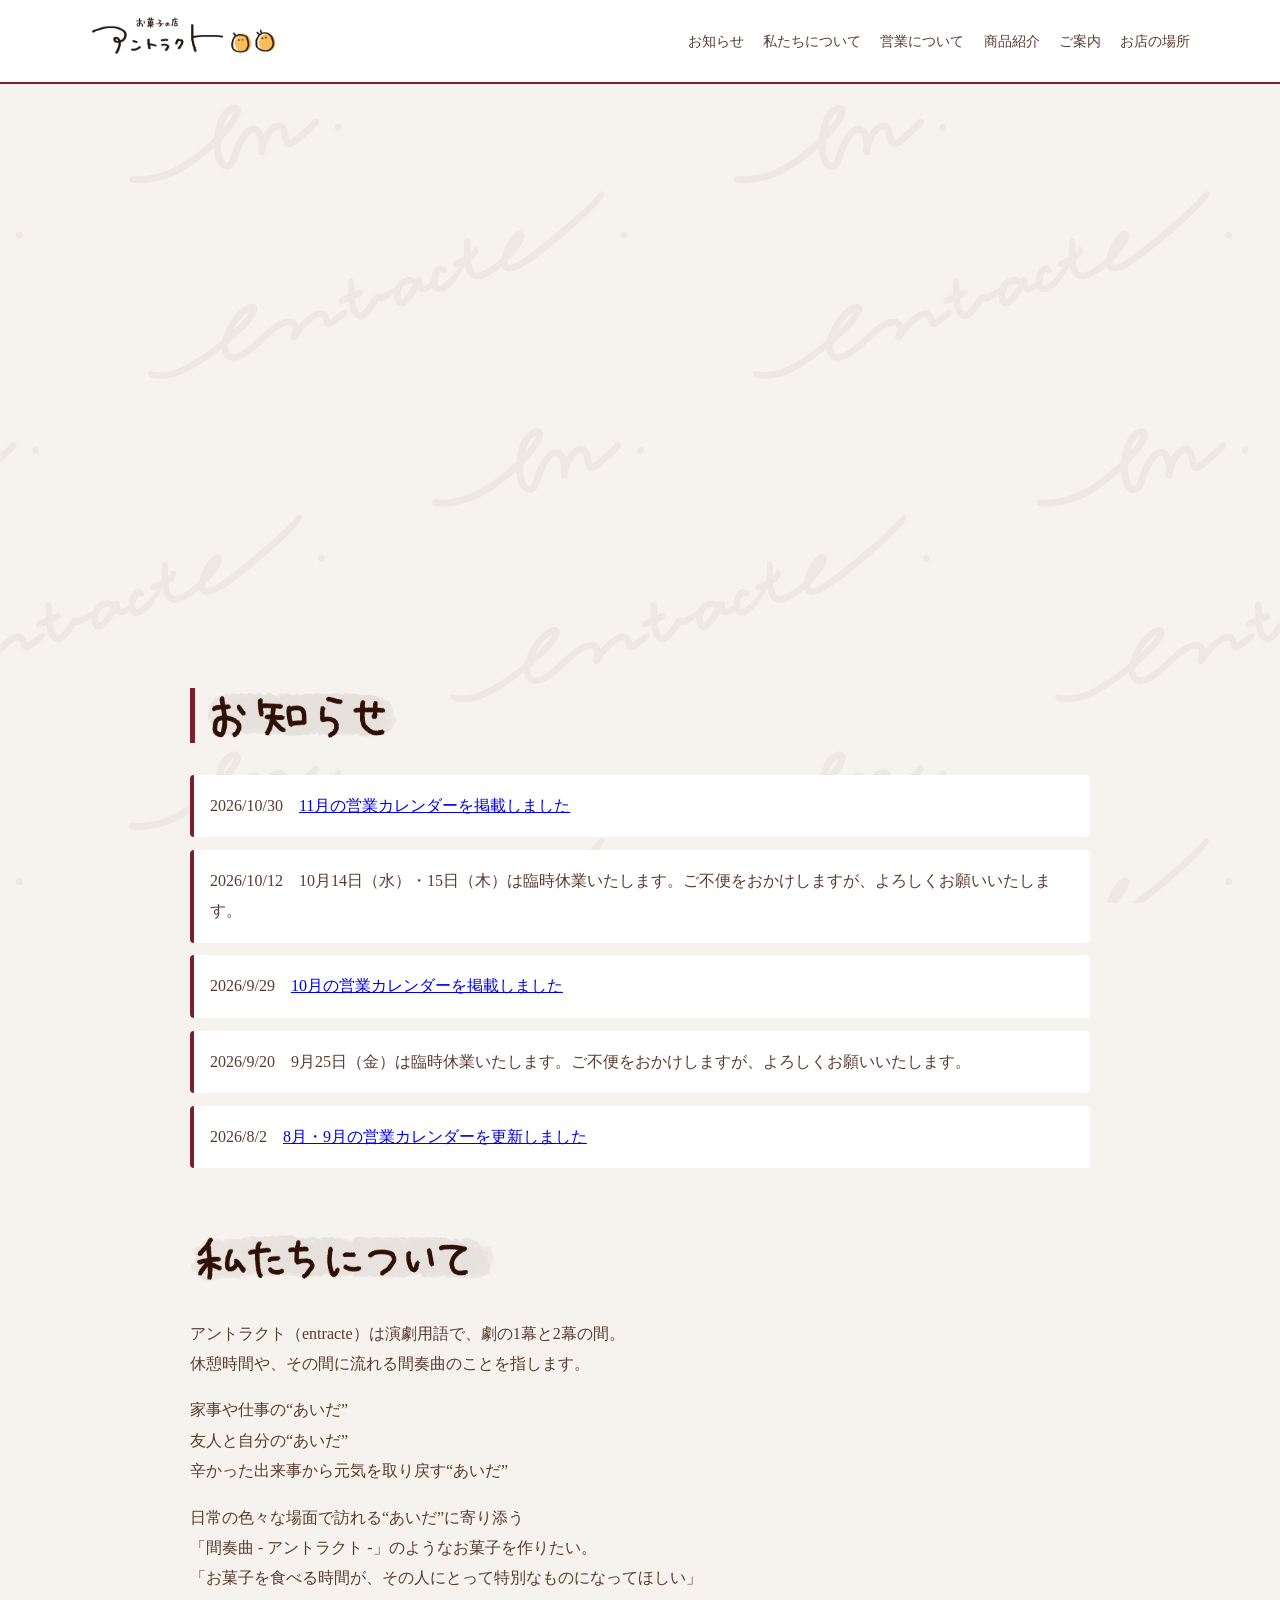
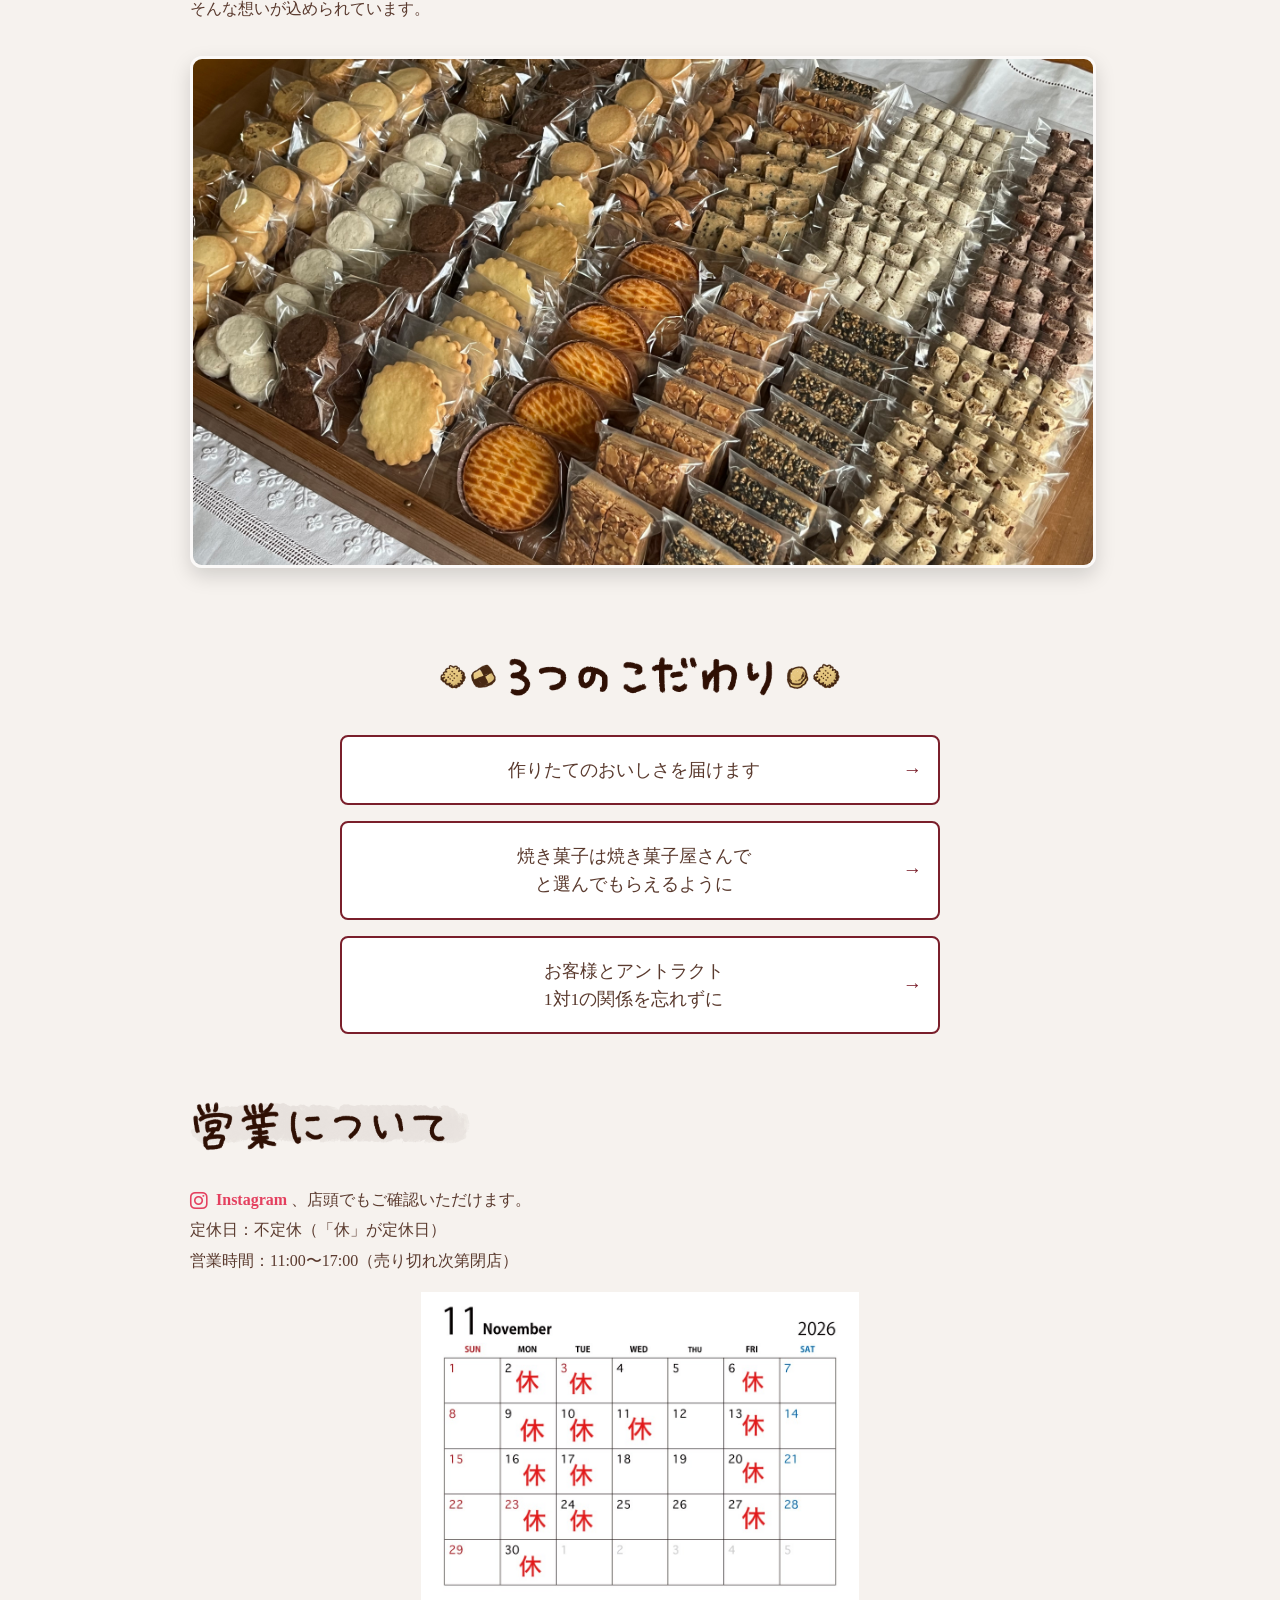
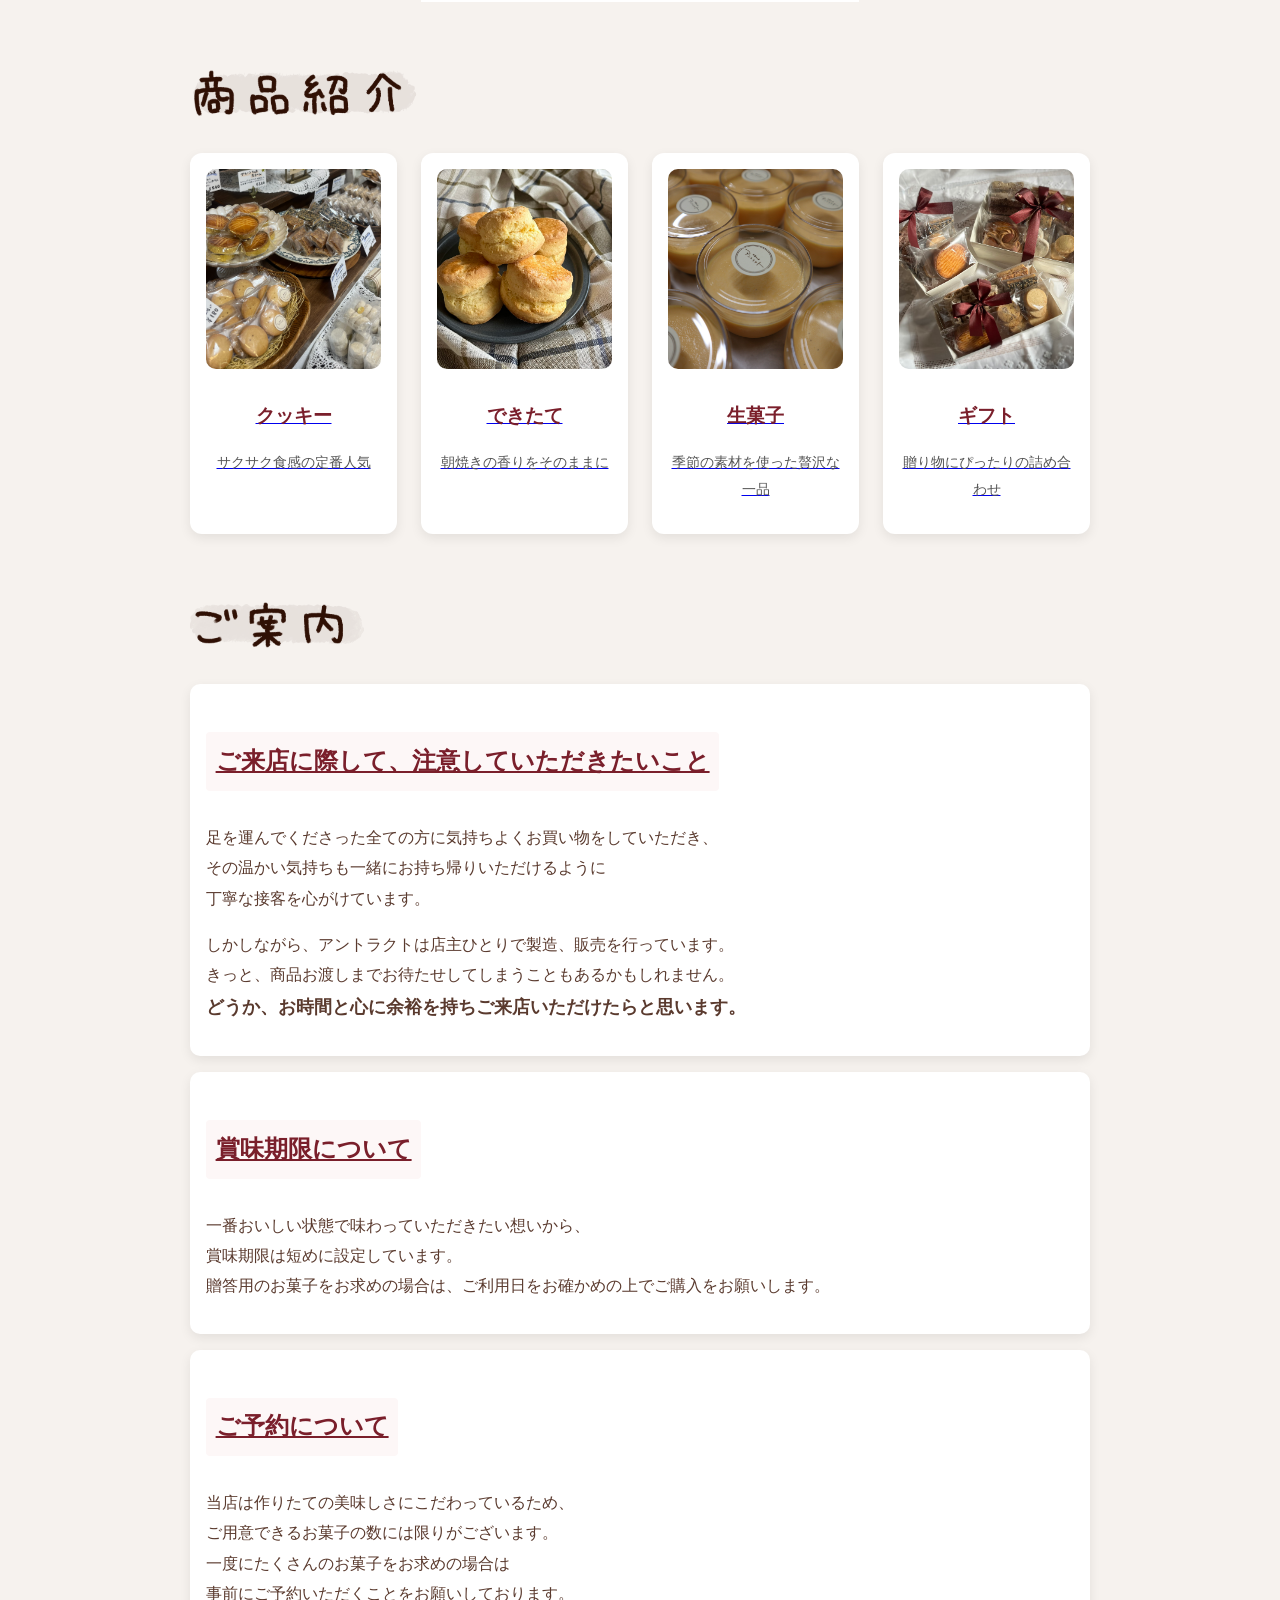
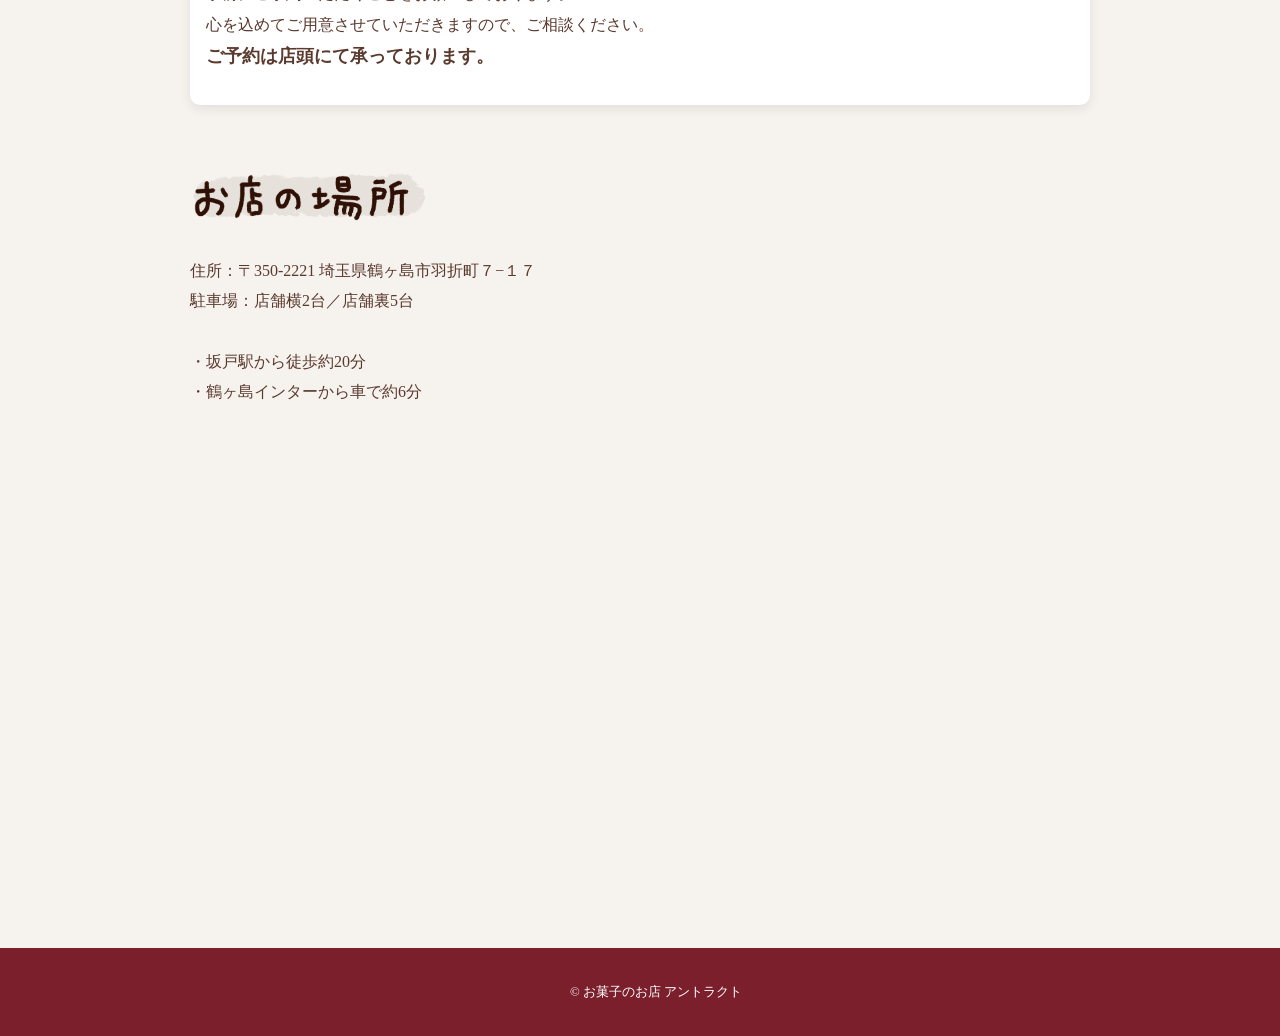
<file: index.html>
<!DOCTYPE html>
<html lang="ja">
  <head>
    <meta charset="UTF-8" />
    <meta name="viewport" content="width=device-width, initial-scale=1.0" />
    <title>アントラクト｜焼き菓子のお店</title>

    <!-- Google tag (gtag.js) -->
    <script
      async
      src="https://www.googletagmanager.com/gtag/js?id=G-DJJLXRQP87"
    ></script>
    <script>
      window.dataLayer = window.dataLayer || [];
      function gtag() {
        dataLayer.push(arguments);
      }
      gtag("js", new Date());
      gtag("config", "G-DJJLXRQP87");
    </script>

    <link rel="stylesheet" href="style.css" />
    <link
      rel="stylesheet"
      href="https://cdnjs.cloudflare.com/ajax/libs/font-awesome/6.5.0/css/all.min.css"
    />
  </head>
  <body>
    <header>
      <nav>
        <a href="index.html" class="logo">
          <img src="images/logo.png" alt="アントラクト ロゴ" />
        </a>

        <input type="checkbox" id="menu-toggle" class="menu-toggle" />
        <label for="menu-toggle" class="menu-icon">☰</label>

        <ul class="nav-menu">
          <li><a href="index.html#information">お知らせ</a></li>
          <li class="has-sub">
            <a href="index.html#about">私たちについて</a>
            <ul class="sub-menu">
              <li><a href="index.html#origin">店名の由来</a></li>
              <li><a href="details.html#details">3つのこだわり</a></li>
            </ul>
          </li>
          <li><a href="index.html#calendar">営業について</a></li>
          <li class="has-sub">
            <a href="index.html#products">商品紹介</a>
            <ul class="sub-menu">
              <li><a href="product-cookie.html">クッキー</a></li>
              <li><a href="product-yakitate.html">できたて</a></li>
              <li><a href="product-nama.html">生菓子</a></li>
              <li><a href="product-gift.html">ギフト</a></li>
            </ul>
          </li>
          <li class="has-sub">
            <a href="index.html#notes">ご案内</a>
            <ul class="sub-menu">
              <li><a href="index.html#attention">注意してほしいこと</a></li>
              <li><a href="index.html#kigen">期限について</a></li>
              <li><a href="index.html#reserve">予約について</a></li>
            </ul>
          </li>
          <li><a href="index.html#access">お店の場所</a></li>
        </ul>
      </nav>
    </header>

    <div class="slideshow">
      <div
        class="slide"
        style="background-image: url('images/sllideshow/slide1.JPG')"
      ></div>
      <div
        class="slide"
        style="background-image: url('images/sllideshow/slide2.JPG')"
      ></div>
      <div
        class="slide"
        style="background-image: url('images/sllideshow/slide3.JPG')"
      ></div>
    </div>

    <section id="information">
      <h2 class="heading-img">
        <img src="images/heading/information.png" alt="お知らせ" />
      </h2>

      <ul class="info-list">
        <li>
          <span class="post-date">2026/10/30</span>
          <a href="index.html#calendar">11月の営業カレンダーを掲載しました</a>
        </li>
        <li>
          <span class="post-date">2026/10/12</span>
          <span>10月14日（水）・15日（木）は臨時休業いたします。ご不便をおかけしますが、よろしくお願いいたします。</span>
        </li>
        <li>
          <span class="post-date">2026/9/29</span>
          <a href="index.html#calendar">10月の営業カレンダーを掲載しました</a>
        </li>
        <li>
          <span class="post-date">2026/9/20</span>
          <span>9月25日（金）は臨時休業いたします。ご不便をおかけしますが、よろしくお願いいたします。</span>
        </li>
        <li>
          <span class="post-date">2026/8/2</span>
          <a href="index.html#calendar">8月・9月の営業カレンダーを更新しました</a>
        </li>
      </ul>
    </section>

    <section id="about">
      <h2 id="origin" class="heading-img">
        <img src="images/heading/about-title.png" alt="about us｜私たちについて" />
      </h2>

      <p>
        アントラクト（entracte）は演劇用語で、劇の1幕と2幕の間。<br />
        休憩時間や、その間に流れる間奏曲のことを指します。
      </p>

      <p>
        家事や仕事の“あいだ”<br />
        友人と自分の“あいだ”<br />
        辛かった出来事から元気を取り戻す“あいだ”
      </p>

      <p>
        日常の色々な場面で訪れる“あいだ”に寄り添う<br />
        「間奏曲 - アントラクト -」のようなお菓子を作りたい。<br />
        「お菓子を食べる時間が、その人にとって特別なものになってほしい」<br />
        そんな想いが込められています。
      </p>

      <div class="photo">
        <img src="images/yakigashi.jpg" alt="焼き菓子の写真" />
      </div>
    </section>

    <section id="concept-buttons">
      <h2 class="heading-img2">
        <img src="images/heading/kodawari.png" alt="3つのこだわり" />
      </h2>

      <div class="concept-list">
        <a href="details.html#has-sub" class="concept-btn">
          作りたてのおいしさを届けます
        </a>

        <a href="details.html#select" class="concept-btn">
          焼き菓子は焼き菓子屋さんで<br />
          と選んでもらえるように
        </a>

        <a href="details.html#relation" class="concept-btn">
          お客様とアントラクト<br />
          1対1の関係を忘れずに
        </a>
      </div>
    </section>

    <section id="calendar">
      <h2 class="heading-img">
        <img src="images/heading/shop.png" alt="about us｜営業について" />
      </h2>

      <p class="calendar-info">
        <a
          href="https://www.instagram.com/entracte_okashiya/"
          target="_blank"
          rel="noopener noreferrer"
          class="insta-link"
        >
          <i class="fa-brands fa-instagram"></i> Instagram
        </a>
        、店頭でもご確認いただけます。<br />
        定休日：不定休（「休」が定休日）<br />
        営業時間：11:00〜17:00（売り切れ次第閉店）
      </p>

      <div class="calender">
        <div class="calendar-frame">
          <img
            src="images/calender/calender_November_2026.jpg"
            alt="2026年11月の営業カレンダー"
          />
        </div>
      </div>
    </section>

    <section id="products">
      <h2 class="heading-img">
        <img src="images/heading/products.png" alt="商品一覧" />
      </h2>

      <div class="product-grid">
        <a href="product-cookie.html" class="product-card">
          <img src="images/products/cookie.png" alt="クッキー" />
          <h3>クッキー</h3>
          <p class="desc">サクサク食感の定番人気</p>
        </a>

        <a href="product-yakitate.html" class="product-card">
          <img src="images/products/tsukuritate.jpg" alt="できたて" />
          <h3>できたて</h3>
          <p class="desc">朝焼きの香りをそのままに</p>
        </a>

        <a href="product-nama.html" class="product-card">
          <img src="images/products/purin.JPG" alt="生菓子" />
          <h3>生菓子</h3>
          <p class="desc">季節の素材を使った贅沢な一品</p>
        </a>

        <a href="product-gift.html" class="product-card">
          <img src="images/products/gift.jpg" alt="ギフト" />
          <h3>ギフト</h3>
          <p class="desc">贈り物にぴったりの詰め合わせ</p>
        </a>
      </div>
    </section>

    <section id="notes">
      <h2 class="heading-img">
        <img src="images/heading/attention.png" alt="来店に際しての注意" />
      </h2>

      <div class="note-card" id="attention">
        <p class="emphasis3">ご来店に際して、注意していただきたいこと</p>
        <p>
          足を運んでくださった全ての方に気持ちよくお買い物をしていただき、<br />
          その温かい気持ちも一緒にお持ち帰りいただけるように<br />
          丁寧な接客を心がけています。
        </p>
        <p>
          しかしながら、アントラクトは店主ひとりで製造、販売を行っています。<br />
          きっと、商品お渡しまでお待たせしてしまうこともあるかもしれません。<br />
          <span class="emphasis2">
            どうか、お時間と心に余裕を持ちご来店いただけたらと思います。
          </span>
        </p>
      </div>

      <div class="note-card" id="kigen">
        <p class="emphasis3">賞味期限について</p>
        <p>
          一番おいしい状態で味わっていただきたい想いから、<br />
          賞味期限は短めに設定しています。<br />
          贈答用のお菓子をお求めの場合は、ご利用日をお確かめの上でご購入をお願いします。
        </p>
      </div>

      <div class="note-card" id="reserve">
        <p class="emphasis3">ご予約について</p>
        <p>
          当店は作りたての美味しさにこだわっているため、<br />
          ご用意できるお菓子の数には限りがございます。<br />
          一度にたくさんのお菓子をお求めの場合は<br />
          事前にご予約いただくことをお願いしております。<br />
          心を込めてご用意させていただきますので、ご相談ください。<br />
          <span class="emphasis2">ご予約は店頭にて承っております。</span>
        </p>
      </div>
    </section>

    <section id="access">
      <h2 class="heading-img">
        <img src="images/heading/access.png" alt="アクセス" />
      </h2>

      <p>
        住所：〒350-2221 埼玉県鶴ヶ島市羽折町７−１７<br />
        駐車場：店舗横2台／店舗裏5台<br />
        <br />
        ・坂戸駅から徒歩約20分<br />
        ・鶴ヶ島インターから車で約6分
      </p>

      <iframe
        src="https://www.google.com/maps/embed?pb=!1m18!1m12!1m3!1d3229.806399385567!2d139.3796584760019!3d35.951705672501156!2m3!1f0!2f0!3f0!3m2!1i1024!2i768!4f13.1!3m3!1m2!1s0x6018d63e2713b0e7%3A0x305fe29ecea7f3c3!2z44CSMzUwLTIyMjEg5Z-8546J55yM6ba044O25bO25biC57695oqY55S677yX4oiS77yR77yX!5e0!3m2!1sja!2sjp!4v1769702285816!5m2!1sja!2sjp"
        width="600"
        height="450"
        style="border: 0"
        allowfullscreen
        loading="lazy"
        referrerpolicy="no-referrer-when-downgrade"
      ></iframe>
    </section>

    <footer>© お菓子のお店 アントラクト</footer>

    <script>
      document.querySelectorAll(".nav-menu a").forEach((link) => {
        link.addEventListener("click", () => {
          document.getElementById("menu-toggle").checked = false;
        });
      });
    </script>
  </body>
</html>
</file>
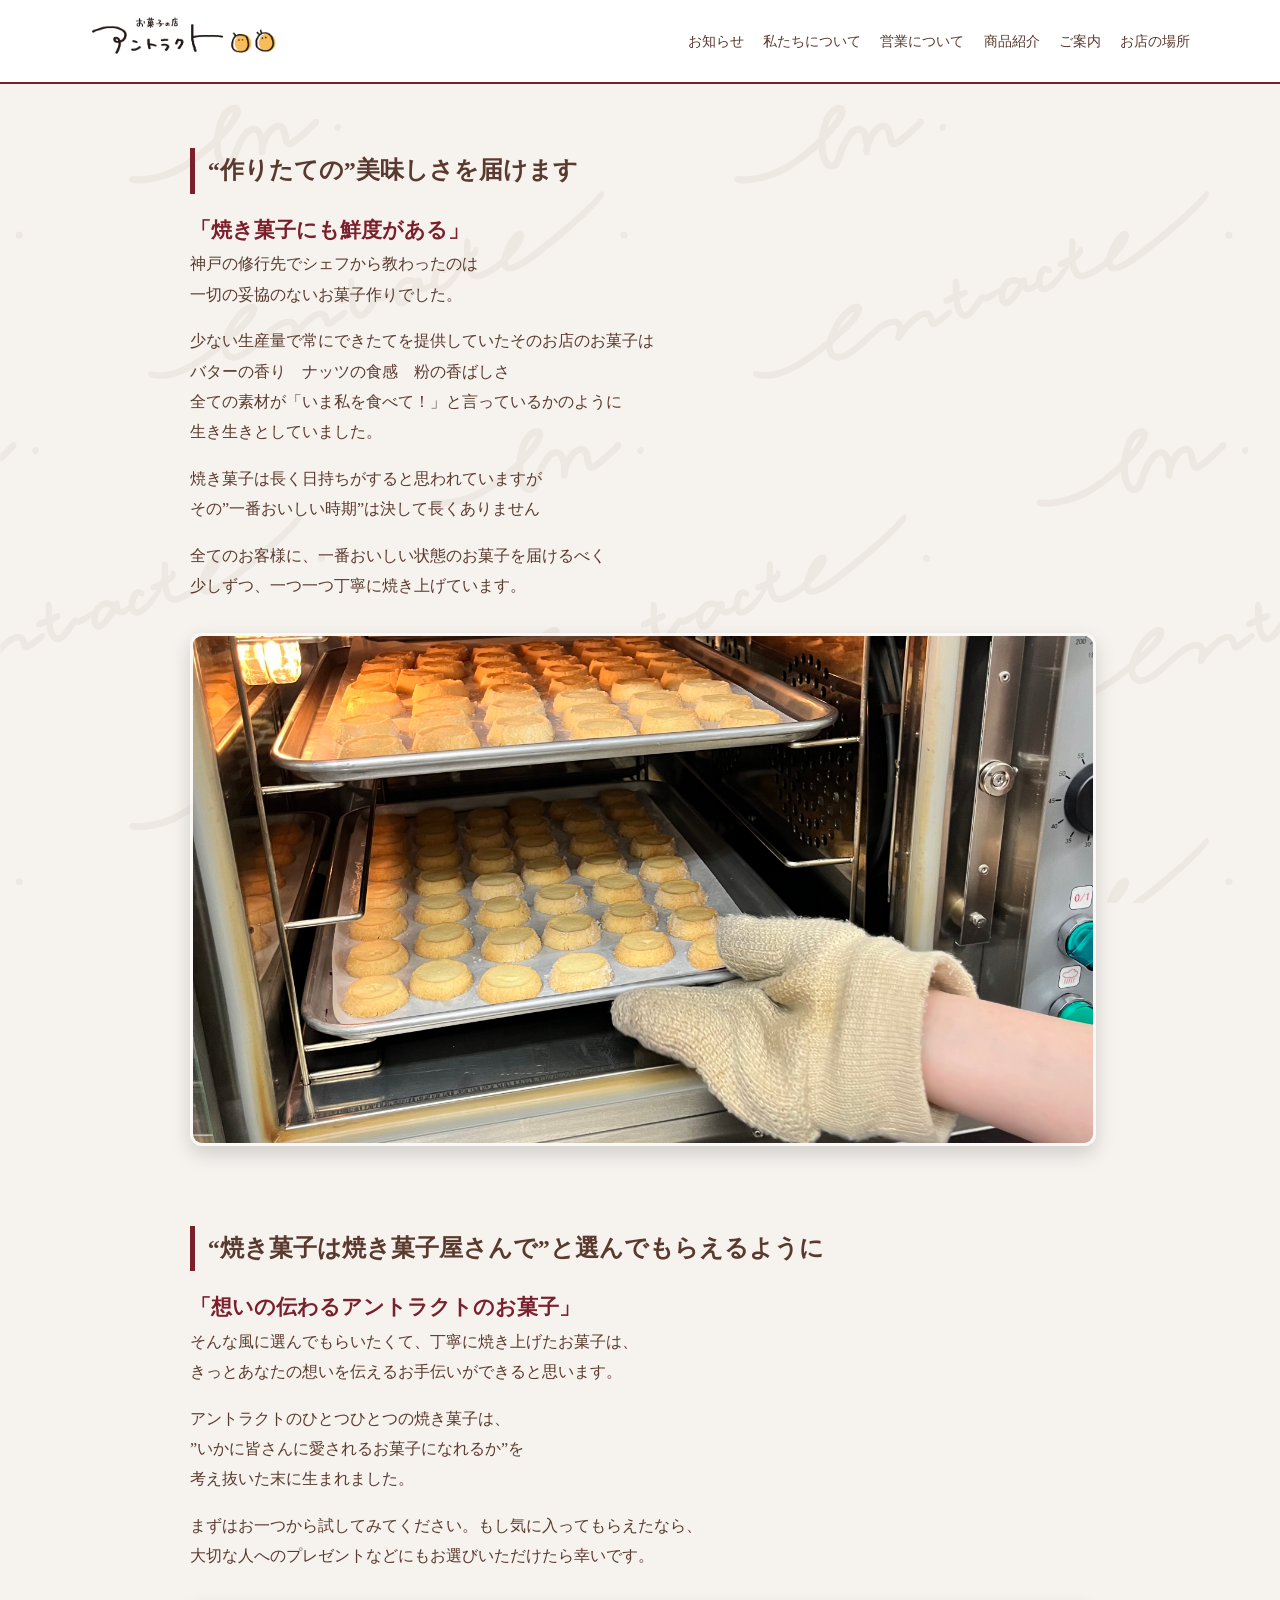
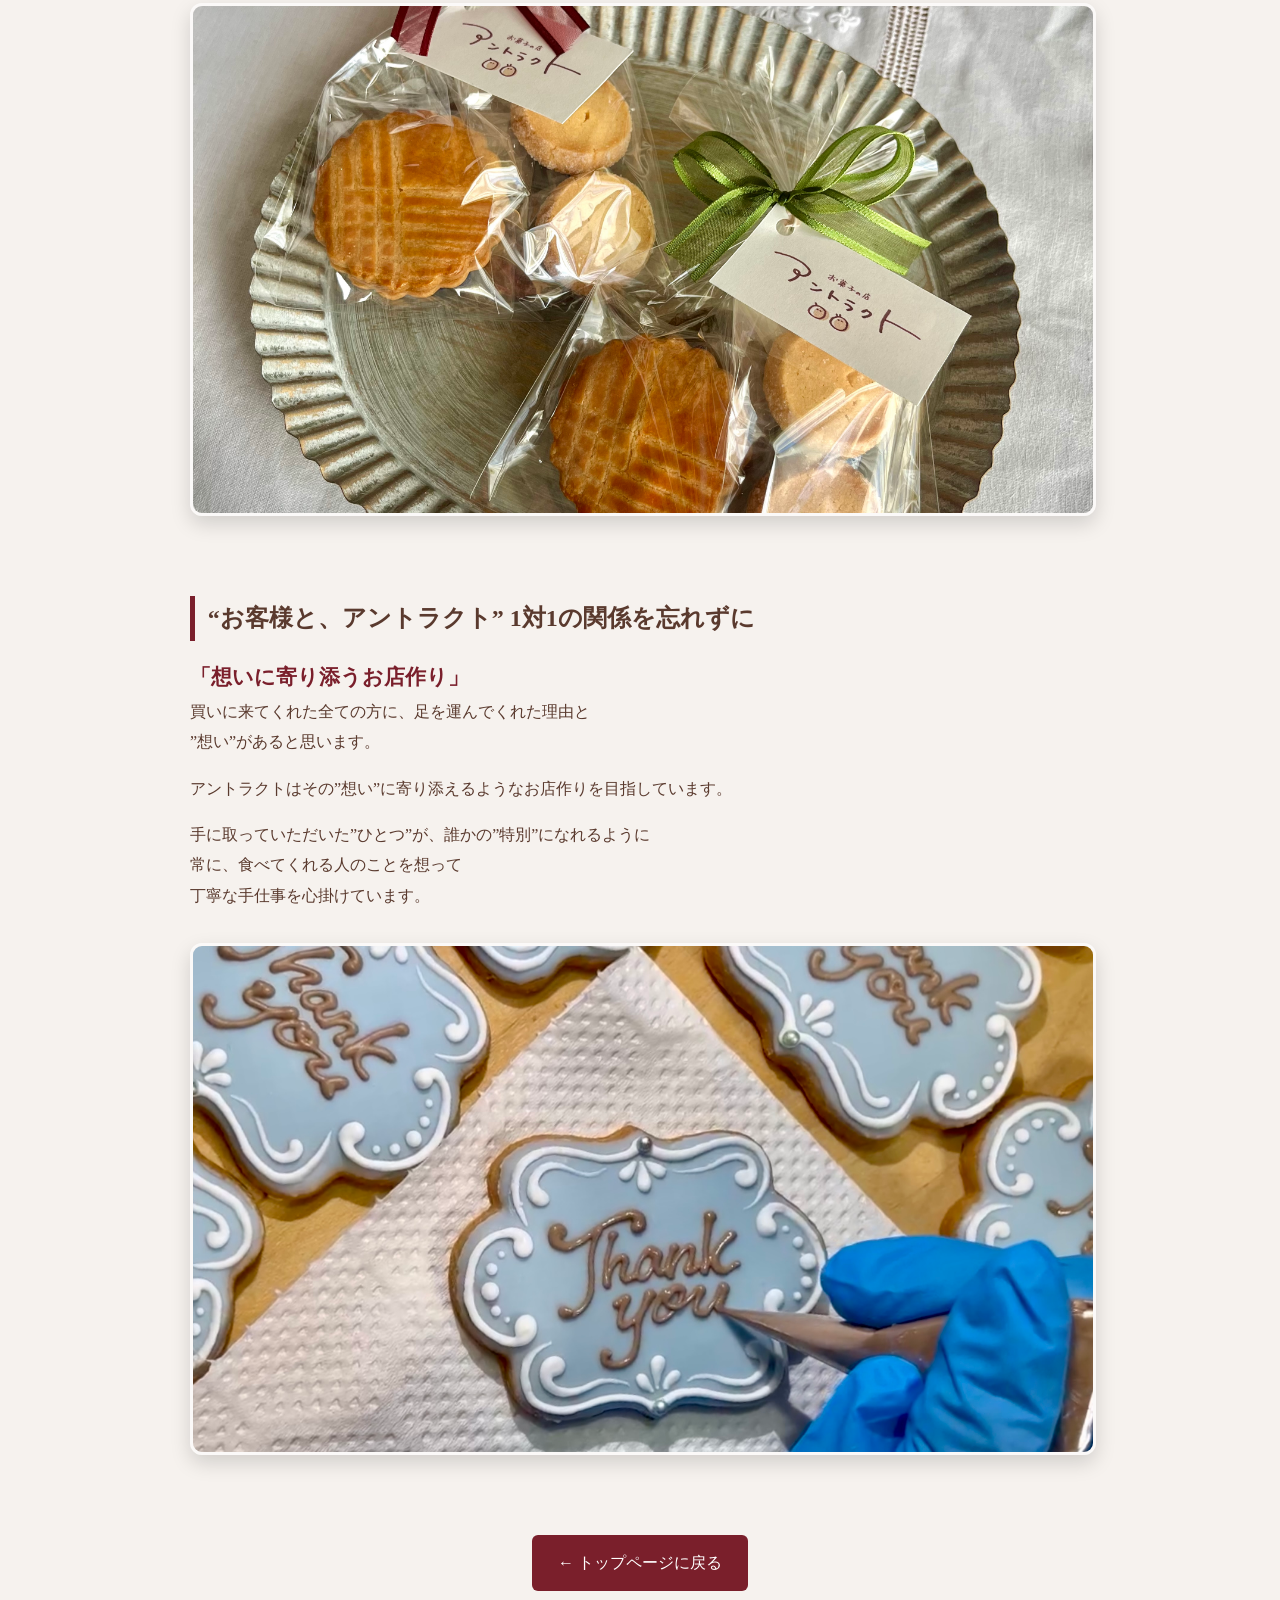
<file: details.html>
<!DOCTYPE html>
<html lang="ja">
<head>
  <!-- Google tag (gtag.js) -->
  <script async src="https://www.googletagmanager.com/gtag/js?id=G-DJJLXRQP87"></script>
  <script>
  window.dataLayer = window.dataLayer || [];
  function gtag(){dataLayer.push(arguments);}
  gtag('js', new Date());

  gtag('config', 'G-DJJLXRQP87');
  </script>
  <meta charset="UTF-8">
  <meta name="viewport" content="width=device-width, initial-scale=1.0">
  </script>
  <title>アントラクトのこだわり</title>
  <link rel="stylesheet" href="style.css">
</head>
<body>
<header>
  <nav>
    <a href="index.html" class="logo"> <img src="images/logo.png" alt="アントラクト ロゴ"> </a>

    <!-- ロゴのすぐ右に置く -->
    <input type="checkbox" id="menu-toggle" class="menu-toggle">
    <label for="menu-toggle" class="menu-icon">☰</label>

    <ul class="nav-menu">
      <li><a href="index.html#information">お知らせ</a></li>
    
      <li class="has-sub">
        <a href="index.html#information">私たちについて</a>
        <ul class="sub-menu">
          <li><a href="index.html#information">店名の由来</a></li>
          <li><a href="details.html#details">3つのこだわり</a></li>
        </ul>
      </li>
    
      <li><a href="index.html#calendar">営業について</a></li>
    
      <li class="has-sub">
        <a href="products.html">商品紹介</a>
        <ul class="sub-menu">
          <li><a href="products.html#cookie">クッキー</a></li>
          <li><a href="products.html#fresh">作りたて</a></li>
          <li><a href="products.html#nama">生菓子</a></li>
          <li><a href="products.html#gift">ギフト</a></li>
        </ul>
      </li>
    
      <li class="has-sub">
        <a href="index.html#notes">ご案内</a>
        <ul class="sub-menu">
          <li><a href="index.html#attention">注意してほしいこと</a></li>
          <li><a href="index.html#kigen">期限について</a></li>
          <li><a href="index.html#reserve">予約について</a></li>
        </ul>
      </li>
    
      <li class="has-sub">
        <a href="index.html#access">お店の場所</a>
      </li>
    </ul>    
  </nav>
</header>

<section class="details">
  <!-- ① できたてのおいしさ -->
  <div id="fresh">
    <h2>“作りたての”美味しさを届けます</h2>
    <p>
      <span class="emphasis1">「焼き菓子にも鮮度がある」</span>
      <br />
      神戸の修行先でシェフから教わったのは
      <br />
      一切の妥協のないお菓子作りでした。
    </p>

    <p>
      少ない生産量で常にできたてを提供していたそのお店のお菓子は
      <br />
      バターの香り　ナッツの食感　粉の香ばしさ
      <br />
      全ての素材が「いま私を食べて！」と言っているかのように　
      <br />
      生き生きとしていました。
    </p>

    <p>
      焼き菓子は長く日持ちがすると思われていますが
      <br />
      その”一番おいしい時期”は決して長くありません
    </p>

    <p>
      全てのお客様に、一番おいしい状態のお菓子を届けるべく
      <br />
      少しずつ、一つ一つ丁寧に焼き上げています。
    </p>

    <div class="photo">
      <img src="images/dekitate.jpg" alt="できたての写真">
    </div>
  </div>


  <!-- ② 焼き菓子屋さんで選んでもらえるように -->
  <div id="select">
    <h2>“焼き菓子は焼き菓子屋さんで”と選んでもらえるように</h2>
    <p>
      <span class="emphasis1">「想いの伝わるアントラクトのお菓子」</span>
      <br />
      そんな風に選んでもらいたくて、丁寧に焼き上げたお菓子は、
      <br />
      きっとあなたの想いを伝えるお手伝いができると思います。
    </p>

    <p>
      アントラクトのひとつひとつの焼き菓子は、
      <br />
      ”いかに皆さんに愛されるお菓子になれるか”を
      <br />
      考え抜いた末に生まれました。
    </p>

    <p>
      まずはお一つから試してみてください。もし気に入ってもらえたなら、
      <br />
      大切な人へのプレゼントなどにもお選びいただけたら幸いです。
    </p>

    <div class="photo">
      <img src="images/gift.jpg" alt="ギフトの写真">
    </div>
  </div>


  <!-- ③ 1対1の関係を忘れずに -->
  <div id="relation">
    <h2>“お客様と、アントラクト” 1対1の関係を忘れずに</h2>
    <p>
      <span class="emphasis1">「想いに寄り添うお店作り」</span>
      <br />
      買いに来てくれた全ての方に、足を運んでくれた理由と
      <br />
      ”想い”があると思います。
    </p>

    <p>
      アントラクトはその”想い”に寄り添えるようなお店作りを目指しています。
    </p>

    <p>
      手に取っていただいた”ひとつ”が、誰かの”特別”になれるように
      <br />
      常に、食べてくれる人のことを想って
      <br />
    丁寧な手仕事を心掛けています。
    </p>

    <div class="photo">
      <img src="images/Thankyou.jpeg" alt="想いの写真">
    </div>
  </div>
</section>

<div class="back-btn-wrap">
    <a href="index.html" class="back-btn">← トップページに戻る</a>
</div>
  

</body>
</html>
</file>
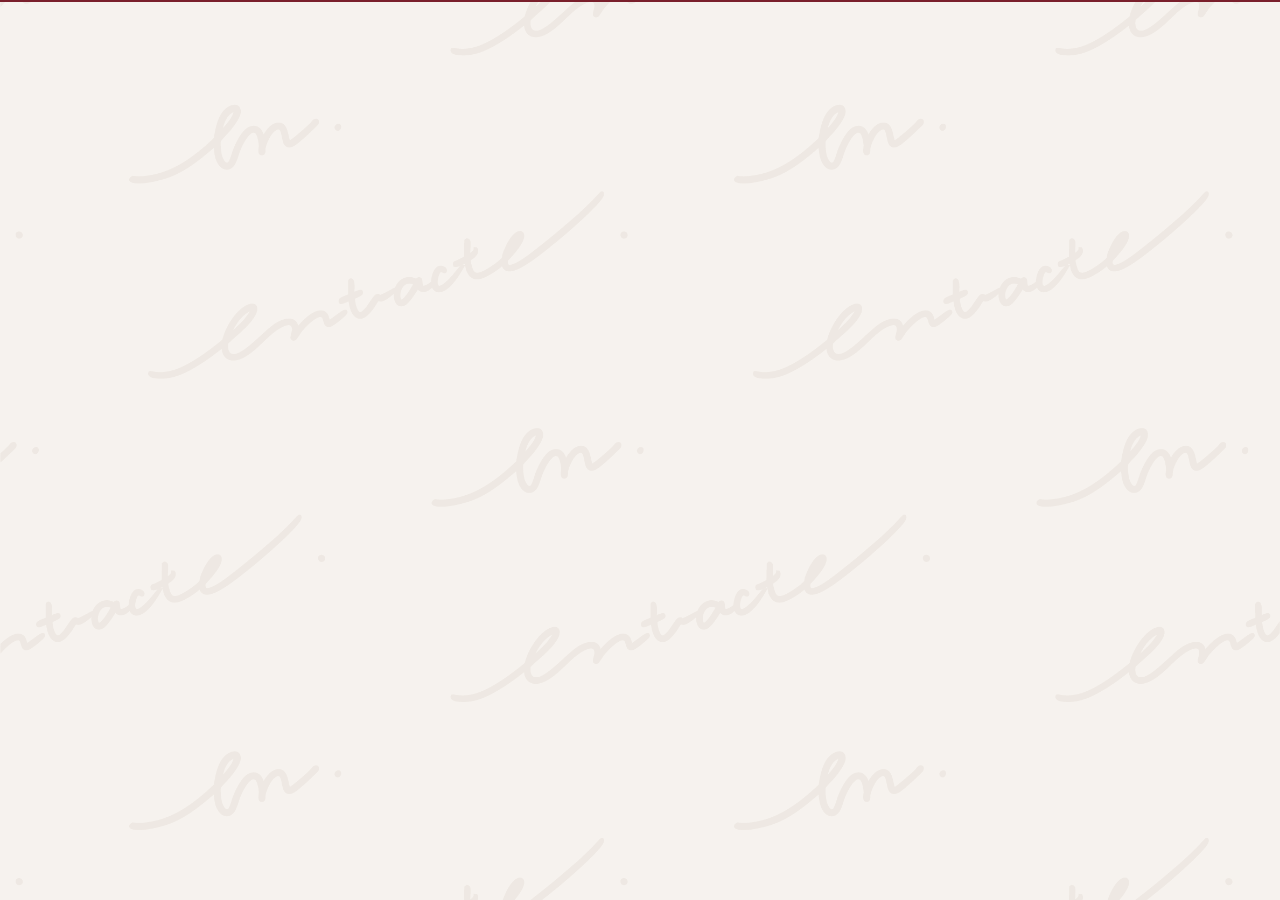
<file: news.html>
<!DOCTYPE html>
<html lang="ja">
<head>
  <!-- Google tag (gtag.js) -->
  <script async src="https://www.googletagmanager.com/gtag/js?id=G-DJJLXRQP87"></script>
  <script>
  window.dataLayer = window.dataLayer || [];
  function gtag(){dataLayer.push(arguments);}
  gtag('js', new Date());

  gtag('config', 'G-DJJLXRQP87');
  </script>
  <meta charset="UTF-8">
  <meta name="viewport" content="width=device-width, initial-scale=1.0">
  <title>お知らせ｜アントラクト</title>
  <link rel="stylesheet" href="style.css">
</head>
<body>

<header>
  <!-- あなたのナビをそのままコピー -->
</header>

<section class="news-detail">
</section>

</body>
</html>
</file>
<file: style.css>
:root {
  --white: #ffffff;
  --wine: #7a1f2b;
  --wine-dark: #6a2a2a;
  --brown: #5a3a2e;
  --beige: #f6f2ee;
  --border-light: #dddddd;
  --accent-soft: #f3e9e9;
  --accent-soft-alt: #f7f0f0;
  --card-soft: #fdf7f7;
  --text-muted: #555555;
  --shadow-sm: 0 4px 12px rgba(0, 0, 0, 0.08);
  --shadow-md: 0 8px 20px rgba(0, 0, 0, 0.15);
  --radius-sm: 4px;
  --radius-md: 8px;
  --radius-lg: 10px;
  --radius-xl: 12px;
  --transition-base: 0.2s ease;
}

body {
  margin: 0;
  font-family: "Hiragino Mincho ProN", "Yu Mincho", serif;
  line-height: 1.9;
  color: var(--brown);
  background: var(--beige) url("images/background.png") no-repeat center center fixed;
  background-size: cover;
}

section,
#information,
.information,
.details,
.page-hero,
.product-detail {
  max-width: 900px;
  margin: 4rem auto;
  padding: 0 1rem;
}

h2 {
  margin-bottom: 0;
}

header {
  position: sticky;
  top: 0;
  z-index: 10;
  background: var(--white);
  border-bottom: 2px solid var(--wine);
}

nav {
  display: flex;
  align-items: center;
  justify-content: space-between;
  max-width: 1100px;
  margin: 0 auto;
  padding: 1rem;
}

nav a {
  color: var(--brown);
  text-decoration: none;
}

nav a:hover {
  color: var(--wine);
}

nav ul,
.nav-menu {
  display: flex;
  gap: 1.2rem;
  margin: 0;
  padding: 0;
  font-size: 0.9rem;
  list-style: none;
}

.nav-menu > li {
  position: relative;
}

.logo img {
  width: auto;
  height: 40px;
}

.menu-toggle {
  display: none;
}

.menu-icon {
  display: none;
  padding: 0.5rem;
  font-size: 2rem;
  cursor: pointer;
}

.sub-menu {
  position: absolute;
  top: 100%;
  left: 0;
  z-index: 1000;
  display: none;
  min-width: 180px;
  margin: 0;
  padding: 0.5rem 0;
  list-style: none;
  background: var(--white);
  border: 1px solid var(--border-light);
  border-radius: var(--radius-sm);
}

.sub-menu li a {
  display: block;
  padding: 0.5rem 1rem;
  color: var(--brown);
  text-decoration: none;
  white-space: nowrap;
}

.sub-menu li a:hover {
  background: var(--accent-soft);
}

.has-sub:hover .sub-menu {
  display: block;
}

.slideshow {
  position: relative;
  width: 100%;
  height: 60vh;
  overflow: hidden;
}

.slideshow .slide {
  position: absolute;
  inset: 0;
  width: 100%;
  height: 100%;
  opacity: 0;
  background-position: center;
  background-repeat: no-repeat;
  background-size: cover;
  animation: fade 12s infinite;
}

.slideshow .slide:nth-child(1) {
  animation-delay: 0s;
}

.slideshow .slide:nth-child(2) {
  animation-delay: 4s;
}

.slideshow .slide:nth-child(3) {
  animation-delay: 8s;
}

@keyframes fade {
  0% {
    opacity: 0;
  }

  10% {
    opacity: 1;
  }

  30% {
    opacity: 1;
  }

  40% {
    opacity: 0;
  }

  100% {
    opacity: 0;
  }
}

#information h2,
.information h2,
.details h2 {
  padding-left: 0.8rem;
  border-left: 5px solid var(--wine);
}

#information h2,
.information h2 {
  margin-bottom: 1.5rem;
  font-size: 1.5rem;
}

.details h2 {
  margin-top: 3rem;
}

.info-list {
  margin: 0;
  padding: 0;
  list-style: none;
}

.info-list li {
  margin-bottom: 0.8rem;
  padding: 1rem;
  background: var(--white);
  border-left: 4px solid var(--wine);
  border-radius: var(--radius-sm);
}

.info-list .date {
  margin-right: 0.5rem;
  font-weight: bold;
  color: var(--wine);
}

.info-list .post-date {
  display: inline-block;
  margin-right: 0.75rem;
}

.news-item {
  display: none;
}

.news-item:target {
  display: block;
}

.news-img {
  display: block;
  width: 100%;
  max-width: 600px;
  margin: 1.5rem auto;
  border-radius: 6px;
}

.heading-img img {
  display: block;
  width: 60%;
  max-width: 400px;
  height: auto;
  margin: 0 0 2rem;
}

.heading-img2 img {
  display: block;
  width: 60%;
  max-width: 400px;
  height: auto;
  margin: 0 auto 2rem;
}

.calender {
  display: flex;
  align-items: flex-start;
  flex-wrap: wrap;
  justify-content: center;
  gap: 1.5rem;
  margin: 0 auto 2rem;
}

.calendar-frame {
  position: relative;
  width: calc((100% - 1.5rem) / 2);
  flex: 0 1 calc((100% - 1.5rem) / 2);
  aspect-ratio: 960 / 680;
  overflow: hidden;
}

.calendar-frame img {
  display: block;
  width: 100%;
  height: 100%;
}

.calender > p {
  width: 100%;
  flex-basis: 100%;
}

.emphasis1 {
  margin: 2rem 0 1rem;
  font-size: 1.3rem;
  font-weight: bold;
  color: var(--wine);
}

.emphasis2 {
  margin: 2rem 0 1rem;
  font-size: 1.1rem;
  font-weight: bold;
}

.emphasis3 {
  margin: 2rem 0 1rem;
  font-size: 1.5rem;
  font-weight: bold;
  color: var(--wine);
  text-decoration: underline;
}

#concept-buttons {
  margin: 3rem auto;
  padding: 0 1rem;
  text-align: center;
}

.concept-list {
  display: flex;
  flex-direction: column;
  gap: 1rem;
  max-width: 600px;
  margin: 0 auto;
}

.concept-btn {
  position: relative;
  display: block;
  padding: 1.2rem 2rem 1.2rem 1.2rem;
  color: var(--brown);
  font-size: 1.1rem;
  line-height: 1.6;
  text-decoration: none;
  background: var(--white);
  border: 2px solid var(--wine);
  border-radius: var(--radius-md);
  transition: background-color var(--transition-base);
}

.concept-btn:hover {
  background: var(--accent-soft-alt);
}

.concept-btn::after {
  content: "→";
  position: absolute;
  top: 50%;
  right: 1rem;
  font-size: 1.2rem;
  color: var(--wine);
  transform: translateY(-50%);
  transition: right var(--transition-base);
}

.concept-btn:hover::after {
  right: 0.6rem;
}

.photo {
  margin: 2rem 0;
  font-size: 0.9rem;
  text-align: center;
  color: var(--brown);
}

.photo img {
  display: block;
  width: 100%;
  max-width: 900px;
  height: auto;
  margin: 1.5rem auto 5rem;
  aspect-ratio: 16 / 9;
  object-fit: cover;
  border: 3px solid rgba(255, 255, 255, 0.6);
  border-radius: var(--radius-xl);
  box-shadow: var(--shadow-md);
}

.grid {
  display: grid;
  grid-template-columns: repeat(auto-fit, minmax(180px, 1fr));
  gap: 1.5rem;
}

.card,
.note-card,
.product-card,
.product-summary,
.product-feature {
  background: var(--white);
  box-shadow: var(--shadow-sm);
}

.card {
  padding: 1rem;
  text-align: center;
  border-radius: var(--radius-sm);
}

.note-card {
  margin: 0.2rem 0 1rem;
  padding: 1rem;
  border-radius: var(--radius-lg);
}

.note-card .emphasis3 {
  display: inline-block;
  padding: 0.4rem 0.6rem;
  background: var(--card-soft);
  border-radius: var(--radius-sm);
}

.product-grid {
  display: grid;
  grid-template-columns: repeat(2, 1fr);
  gap: 1.5rem;
}

.product-card {
  padding: 1rem;
  text-align: center;
  border-radius: var(--radius-xl);
  transition: transform var(--transition-base);
}

.product-card:hover {
  transform: translateY(-4px);
}

.product-card img {
  width: 100%;
  height: 200px;
  object-fit: cover;
  border-radius: var(--radius-lg);
}

.no-image-placeholder {
  display: flex;
  align-items: center;
  justify-content: center;
  width: 100%;
  height: 200px;
  font-size: 1.1rem;
  letter-spacing: 0.08em;
  color: var(--text-muted);
  background: linear-gradient(135deg, #f5eee8, #ece0d6);
  border: 1px dashed #c8b5a6;
  border-radius: var(--radius-lg);
}

.zoomable-card {
  cursor: zoom-in;
}

.product-card h3 {
  margin-bottom: 0.3rem;
  font-size: 1.2rem;
  color: var(--wine);
}

.product-card .desc {
  font-size: 0.9rem;
  color: var(--text-muted);
}

.product-category {
  margin-top: 3rem;
  margin-bottom: 1rem;
  padding-left: 0.5rem;
  font-size: 1.4rem;
  text-align: left;
  color: var(--wine);
  border-left: 5px solid var(--wine);
}

.page-hero {
  margin-bottom: 2rem;
}

.breadcrumb {
  margin-bottom: 1rem;
  font-size: 0.9rem;
}

.breadcrumb a {
  color: var(--wine);
  text-decoration: none;
}

.page-lead {
  max-width: 680px;
  margin-bottom: 2rem;
}

.product-detail-grid {
  display: grid;
  grid-template-columns: 1.1fr 0.9fr;
  gap: 1.5rem;
  align-items: start;
}

.product-summary,
.product-feature {
  padding: 1.5rem;
  border-radius: var(--radius-xl);
}

.product-summary img {
  width: 100%;
  height: 320px;
  object-fit: cover;
  border-radius: var(--radius-lg);
}

.product-summary h2,
.product-feature h2 {
  margin: 1rem 0 0.8rem;
  font-size: 1.6rem;
  color: var(--wine);
}

.product-lead {
  margin-bottom: 1rem;
  font-size: 1rem;
}

.product-list {
  margin: 0;
  padding-left: 1.2rem;
}

.product-note {
  margin-top: 1rem;
  padding: 0.8rem 1rem;
  background: var(--card-soft);
  border-radius: var(--radius-md);
}

.cookie-grid {
  gap: 2rem 1.5rem;
}

.cookie-card {
  min-width: 0;
  text-align: left;
}

.cookie-card h3 {
  margin-top: 1rem;
}

.cookie-card .desc {
  line-height: 1.7;
}

.cookie-card .gift-note {
  display: inline-block;
  margin-top: 0.25rem;
  font-size: 0.82rem;
  line-height: 1.6;
  color: #9a5a4f;
}

.cookie-card .price {
  margin-top: 0.8rem;
  font-weight: 700;
  color: var(--wine);
}

body.lightbox-open {
  overflow: hidden;
}

.image-lightbox {
  position: fixed;
  inset: 0;
  z-index: 999;
  display: flex;
  align-items: center;
  justify-content: center;
  padding: 1.5rem;
  visibility: hidden;
  opacity: 0;
  background: rgba(37, 24, 20, 0.88);
  transition: opacity var(--transition-base), visibility var(--transition-base);
}

.image-lightbox.is-open {
  visibility: visible;
  opacity: 1;
}

.image-lightbox img {
  max-width: min(960px, 100%);
  max-height: 85vh;
  border-radius: var(--radius-lg);
  box-shadow: 0 20px 50px rgba(0, 0, 0, 0.35);
}

.lightbox-close {
  position: absolute;
  top: 1rem;
  right: 1rem;
  width: 44px;
  height: 44px;
  padding: 0;
  font-size: 2rem;
  line-height: 1;
  color: var(--white);
  cursor: pointer;
  background: transparent;
  border: none;
}

.back-btn-wrap {
  margin: 3rem 0;
  text-align: center;
}

.back-btn {
  display: inline-block;
  padding: 0.8rem 1.6rem;
  font-size: 1rem;
  color: var(--white);
  text-decoration: none;
  background: var(--wine);
  border-radius: 6px;
  transition: background-color var(--transition-base);
}

.back-btn:hover {
  background: var(--wine-dark);
}

.insta-icon {
  margin: 10px 0;
  font-size: 32px;
  color: #e4405f;
  text-decoration: none;
}

.insta-icon:hover,
.insta-link:hover {
  opacity: 0.7;
}

.calendar-info .insta-icon {
  margin-left: 6px;
  font-size: 20px;
  vertical-align: middle;
}

.insta-link {
  font-weight: bold;
  color: #e4405f;
  text-decoration: none;
}

.insta-link i {
  margin-right: 4px;
  font-size: 20px;
  vertical-align: middle;
}

footer {
  width: 100%;
  padding: 2rem 1rem;
  font-size: 0.8rem;
  text-align: center;
  color: var(--white);
  background: var(--wine);
}

@media (max-width: 768px) {
  body {
    background-attachment: scroll;
    background-repeat: repeat;
    background-size: contain;
  }

  nav {
    align-items: center;
    justify-content: space-between;
  }

  nav ul,
  .nav-menu {
    display: none;
    flex-direction: column;
    gap: 0.5rem;
    width: 100%;
    margin-top: 1rem;
    font-size: 1rem;
  }

  .menu-icon {
    display: block;
    margin-left: auto;
  }

  .menu-toggle:checked ~ ul {
    display: flex;
  }

  .sub-menu {
    position: static;
    background: none;
    border: none;
  }

  .sub-menu li a {
    padding-left: 1.5rem;
  }

  .has-sub:hover .sub-menu {
    display: none;
  }

  .slideshow {
    height: 40vh;
  }

  #information h2,
  .information h2,
  h2 {
    font-size: 1.3rem;
  }

  .info-list li {
    font-size: 0.95rem;
  }

  .heading-img img {
    width: 80%;
    max-width: 300px;
  }

  .calendar-frame {
    width: 100%;
    flex-basis: 100%;
  }

  .photo img {
    width: 100%;
    max-height: none;
    aspect-ratio: auto;
    object-fit: contain;
  }

  .note-card {
    padding: 1.4rem;
  }

  .product-detail-grid {
    grid-template-columns: 1fr;
  }

  .product-summary img {
    height: 240px;
  }

  .emphasis1 {
    font-size: 1.2rem;
  }

  .emphasis2 {
    font-size: 1rem;
  }

  iframe {
    width: 100%;
    height: 300px;
  }
}

@media (min-width: 768px) {
  .product-grid {
    grid-template-columns: repeat(4, 1fr);
  }
}

@media (max-width: 480px) {
  nav ul,
  .nav-menu {
    font-size: 0.95rem;
  }

  h2 {
    font-size: 1.2rem;
  }
}
</file>
